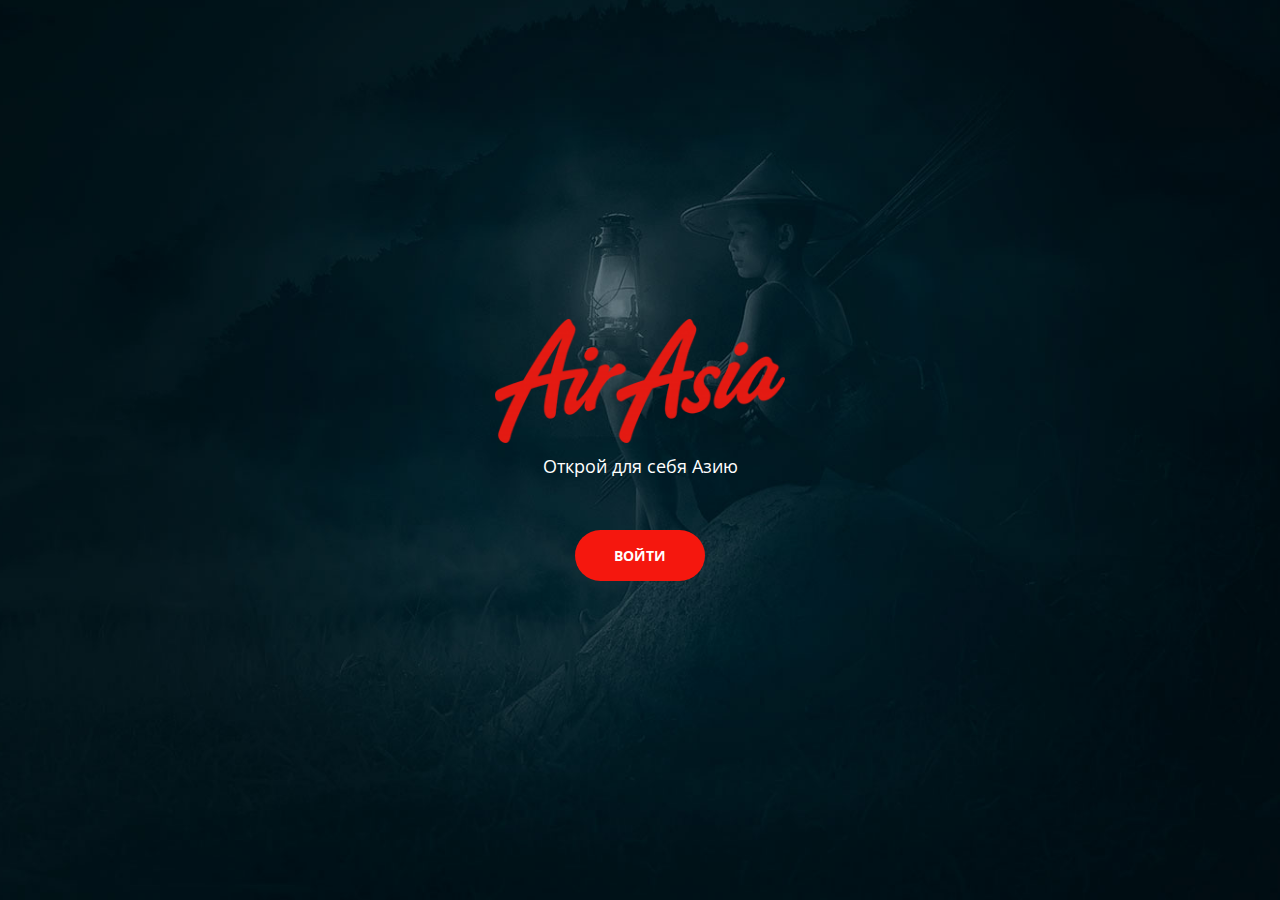
<file: index.html>
<!DOCTYPE html>
<html lang="ru">

<head>
    <meta charset="UTF-8">
    <meta name="viewport" content="width=device-width, initial-scale=1.0">
    <link href="https://fonts.googleapis.com/css2?family=Open+Sans:wght@400;700&display=swap" rel="stylesheet">
    <link href="https://fonts.googleapis.com/css2?family=Montserrat:wght@700&display=swap" rel="stylesheet">
    <link rel="stylesheet" href="css/main.css">
    <title>Document</title>
</head>

<body>
    <div class="wrapper">
        <div class="welcome">
            <div class="welcome__anim-wrap">
                <div class="welcome__logo">
                    <img src="img/logo-wide.png" alt="AirAsia" class="welcome__logo-img">
                </div>
                <div class="welcome__subtitle">Открой для себя Азию</div>
                <a href="main.html" class="btn btn_bg_red">войти</a>
            </div>
        </div>
    </div>
</body>

</html>
</file>
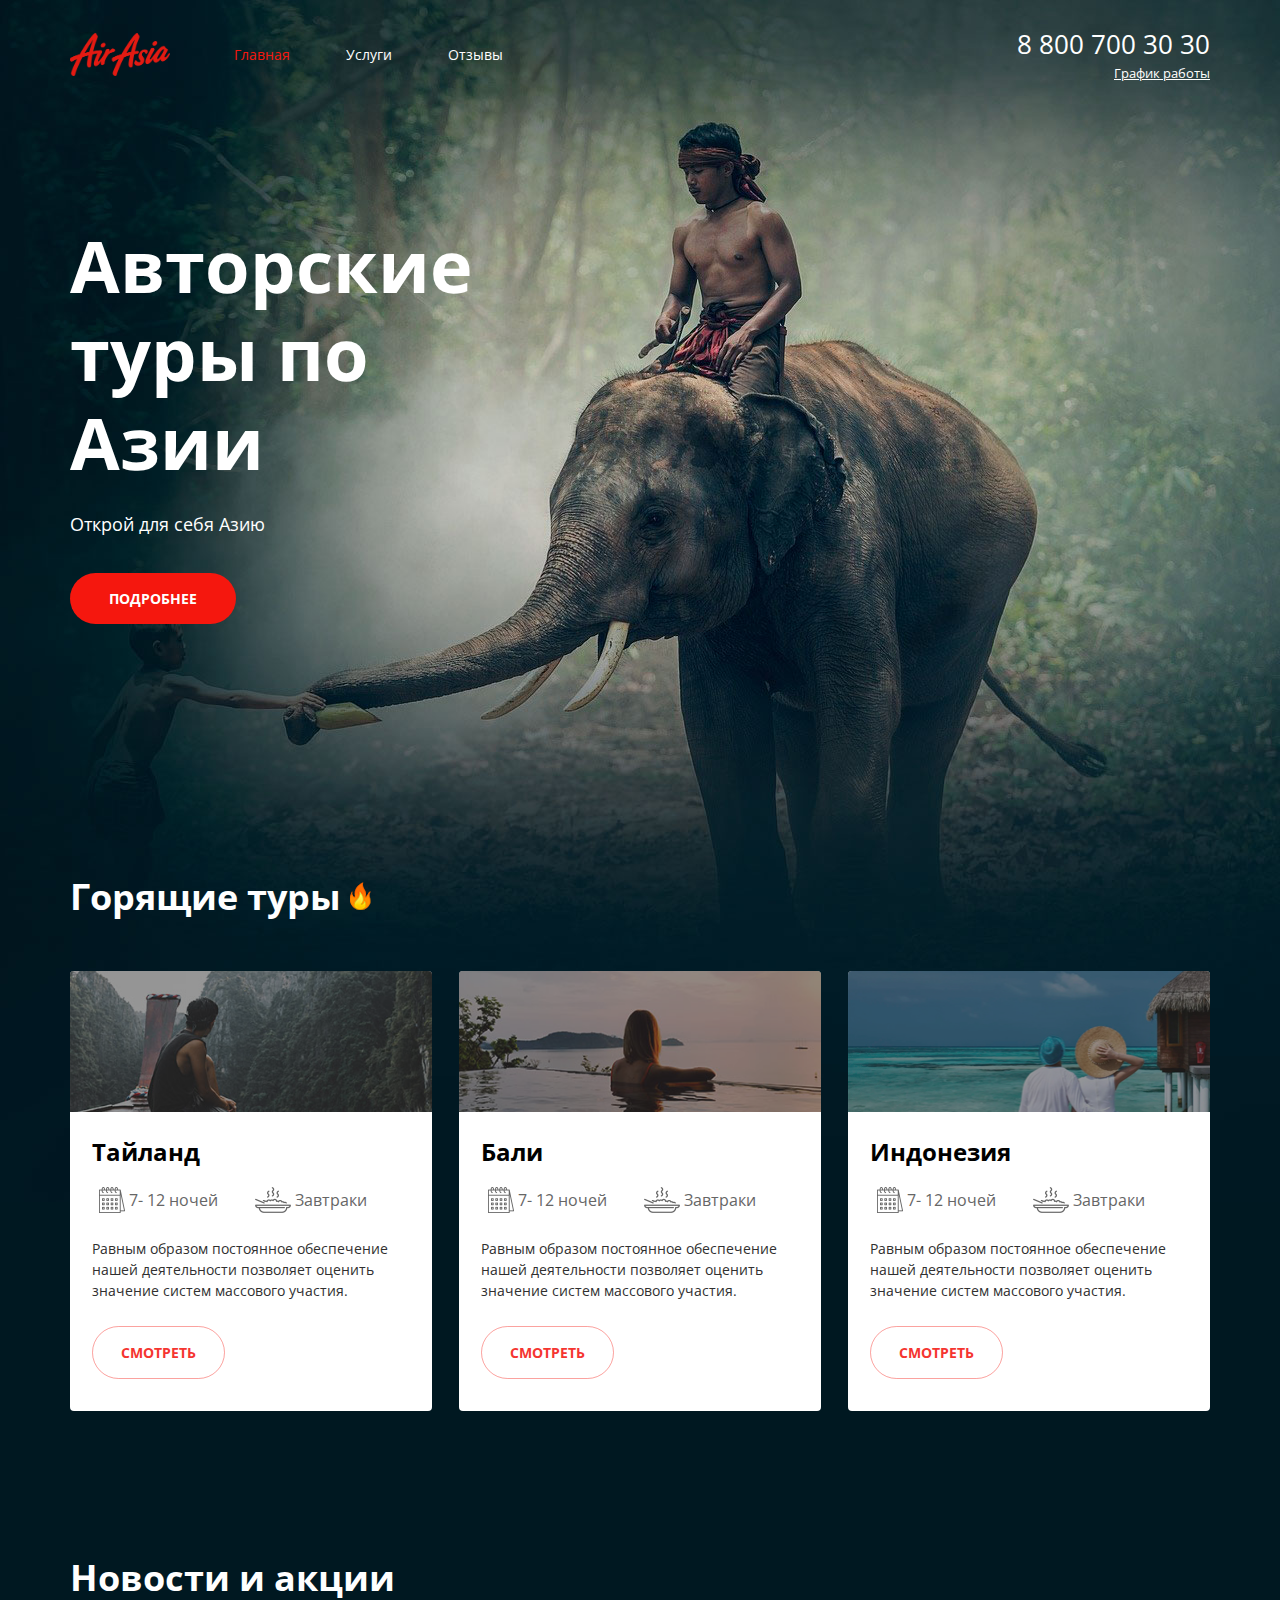
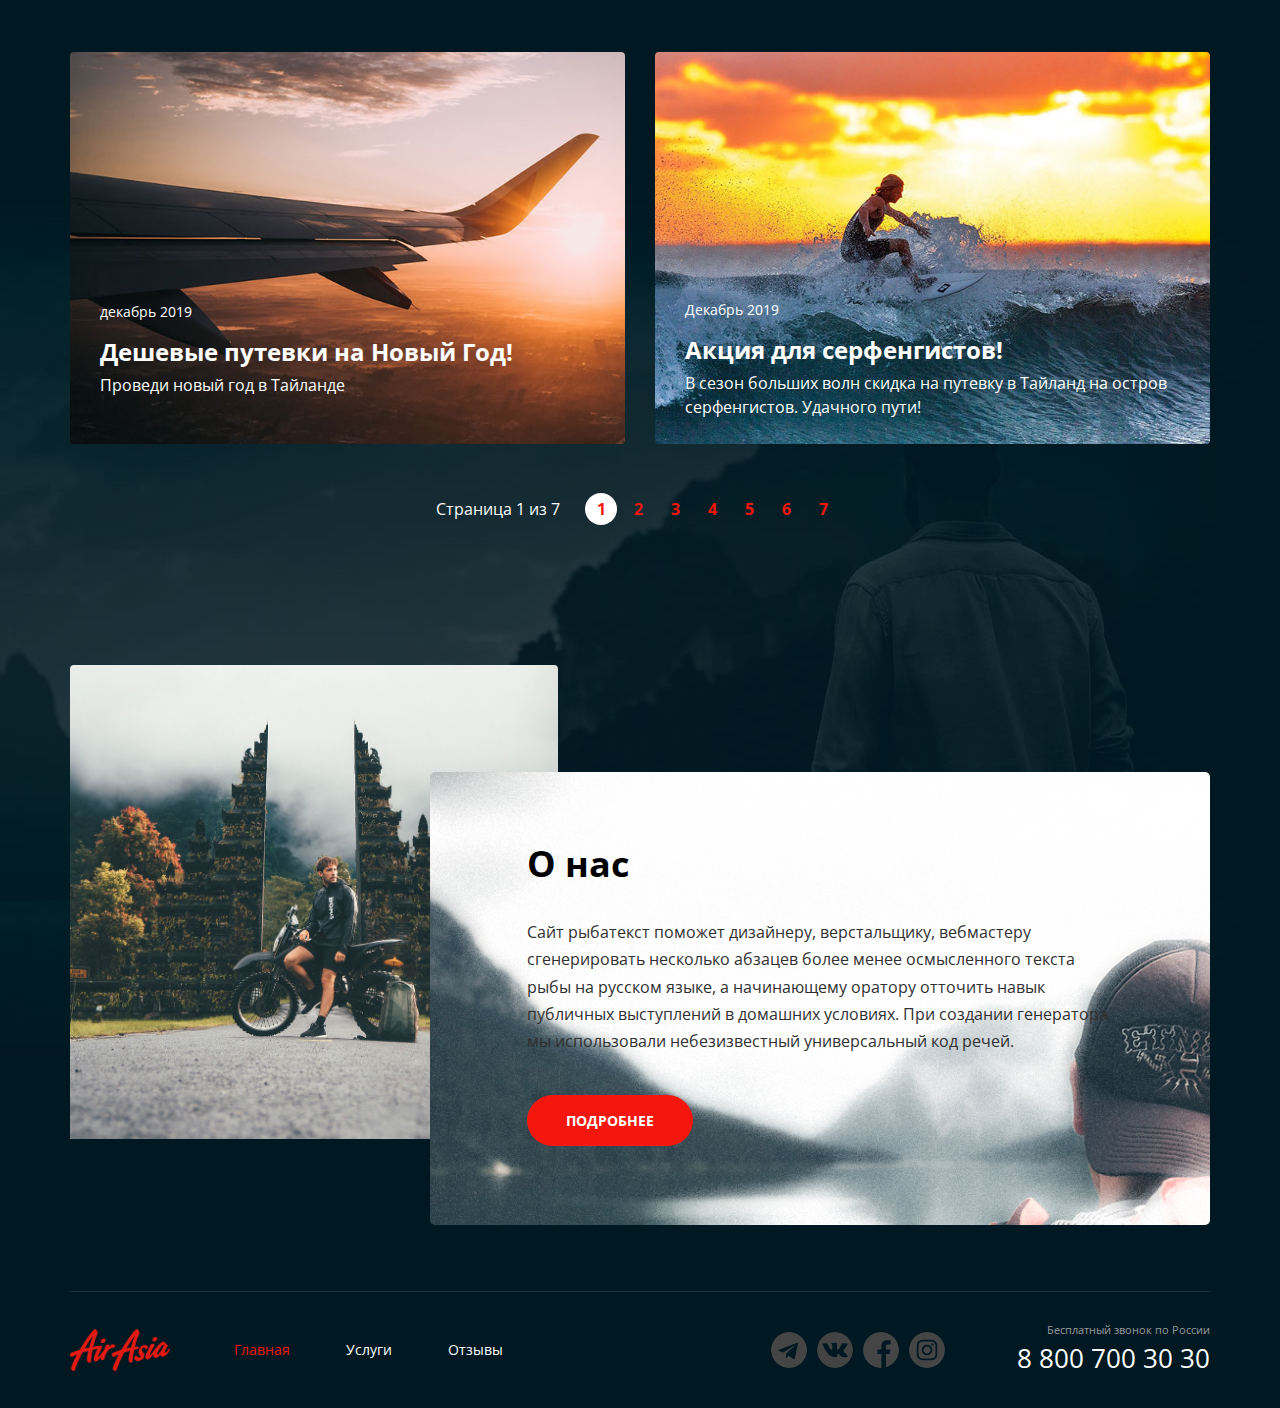
<file: main.html>
<!DOCTYPE html>
<html lang="ru">

<head>
    <meta charset="UTF-8">
    <meta name="viewport" content="width=device-width, initial-scale=1.0">
    <link href="https://fonts.googleapis.com/css2?family=Open+Sans:wght@400;700&display=swap" rel="stylesheet">
    <link href="https://fonts.googleapis.com/css2?family=Montserrat:wght@700&display=swap" rel="stylesheet">
    <link rel="stylesheet" href="css/main.css">
    <title>Document</title>
</head>

<body>
    <!-- HERO -->
    <div class="wrapper main-page-wrapper">
        <section class="hero main-page-wrapper">
            <div class="container">
                <header class="header">
                    <div class="column">
                        <div class="logo">
                            <img src="img/logo.png" alt="AirAsia" class="logo__image">
                        </div>
                        <nav class="menu">
                            <ul class="menu__list">
                                <li class="menu__item menu__item_active"><a href="main.html" class="menu__link">Главная</a></li>
                                <li class="menu__item"><a href="service.html" class="menu__link">Услуги</a></li>
                                <li class="menu__item"><a href="#" class="menu__link">Отзывы</a></li>
                            </ul>
                        </nav>
                    </div>
                    <div class="column column_content_right">
                        <address class="contacts">
                            <a href="tel: +88007003030" class="contacts__phone">8 800 700 30 30</a>
                            <div class="contacts__schedule">График работы</div>
                        </address>
                    </div>
                </header>
                <div class="hero__content">
                    <h1 class="h1 hero__title">Авторские туры по Азии</h1>
                    <div class="hero__subtitle">Открой для себя Азию</div>
                    <a href="#" class="btn btn_bg_red">Подробнее</a>
                </div>
            </div>
        </section>

        <!-- /HERO -->

        <!-- SECTION -->
        <section class="section">
            <div class="container">
                <h3 class="h3 section__title section__title_add_icon">Горящие туры</h3>
                <div class="offers">
                    <ul class="offers__list">
                        <li class="offers__item">
                            <div class="offers__bg">
                                <img src="img/content/offers/river.jpg" alt="Thailand" class="offers__img">
                            </div>
                            <div class="offers__info">
                                <h4 class="h4 offers__title">Тайланд</h4>
                                <ul class="specific__list">
                                    <li class="specific__item">
                                        <div class="specific__icon">
                                            <img src="img/icons/offers/calendar.png" alt="calendar"
                                                class="specific__img">
                                        </div>
                                        <div class="specific__descript">7- 12 ночей</div>
                                    </li>
                                    <li class="specific__item">
                                        <div class="specific__icon">
                                            <img src="img/icons/offers/meal.png" alt="meal" class="specific__img">
                                        </div>
                                        <div class="specific__descript">Завтраки</div>
                                    </li>
                                </ul>
                                <div class="offers__text">
                                    Равным образом постоянное обеспечение нашей деятельности позволяет оценить значение
                                    систем массового участия.
                                </div>
                                <div class="offers__button">
                                    <a href="#" class="btn btn_border_red">Смотреть</a>
                                </div>
                            </div>
                        </li>
                        <li class="offers__item">
                            <div class="offers__bg">
                                <img src="img/content/offers/pool.jpg" alt="Bali" class="offers__img">
                            </div>
                            <div class="offers__info">
                                <h4 class="h4 offers__title">Бали</h4>
                                <ul class="specific__list">
                                    <li class="specific__item">
                                        <div class="specific__icon">
                                            <img src="img/icons/offers/calendar.png" alt="calendar"
                                                class="specific__img">
                                        </div>
                                        <div class="specific__descript">7- 12 ночей</div>
                                    </li>
                                    <li class="specific__item">
                                        <div class="specific__icon">
                                            <img src="img/icons/offers/meal.png" alt="meal" class="specific__img">
                                        </div>
                                        <div class="specific__descript">Завтраки</div>
                                    </li>
                                </ul>
                                <div class="offers__text">
                                    Равным образом постоянное обеспечение нашей деятельности позволяет оценить значение
                                    систем массового участия.
                                </div>
                                <div class="offers__button">
                                    <a href="#" class="btn btn_border_red">Смотреть</a>
                                </div>
                            </div>
                        </li>
                        <li class="offers__item">
                            <div class="offers__bg">
                                <img src="img/content/offers/ocean.jpg" alt="Indonesia" class="offers__img">
                            </div>
                            <div class="offers__info">
                                <h4 class="h4 offers__title">Индонезия</h4>
                                <ul class="specific__list">
                                    <li class="specific__item">
                                        <div class="specific__icon">
                                            <img src="img/icons/offers/calendar.png" alt="calendar"
                                                class="specific__img">
                                        </div>
                                        <div class="specific__descript">7- 12 ночей</div>
                                    </li>
                                    <li class="specific__item">
                                        <div class="specific__icon">
                                            <img src="img/icons/offers/meal.png" alt="meal" class="specific__img">
                                        </div>
                                        <div class="specific__descript">Завтраки</div>
                                    </li>
                                </ul>
                                <div class="offers__text">
                                    Равным образом постоянное обеспечение нашей деятельности позволяет оценить значение
                                    систем массового участия.
                                </div>
                                <div class="offers__button">
                                    <a href="#" class="btn btn_border_red">Смотреть</a>
                                </div>
                            </div>
                        </li>
                    </ul>
                </div>
            </div>
        </section>
        <!-- /SECTION -->

        <!-- SECTION -->
        <section class="section">
            <div class="container">
                <h3 class="h3 section__title">Новости и акции</h3>
                <div class="news">
                    <ul class="news__list">
                        <li class="news__item">
                            <img src="img/content/news/plain.jpg" alt="Самолет" class="news__bg">
                            <div class="news__descript">
                                <div class="news__date">декабрь 2019</div>
                                <h4 class="h4 news__title">Дешевые путевки на Новый Год!</h4>
                                <div class="news__subtitle">Проведи новый год в Тайланде</div>
                            </div>
                        </li>
                        <li class="news__item">
                            <img src="img/content/news/surfer.jpg" alt="Серфинг" class="news__bg">
                            <div class="news__descript">
                                <div class="news__date">Декабрь 2019</div>
                                <h4 class="h4 news__title">Акция для серфенгистов!</h4>
                                <div class="news__subtitle">В сезон больших волн скидка на путевку в Тайланд на остров
                                    серфенгистов. Удачного пути!</div>
                            </div>
                        </li>
                    </ul>
                </div>
                <div class="pagenator">
                    <div class="pagenator__display">Страница 1 из 7</div>
                    <ul class="pagenator__list">
                        <li class="pagenator__item pagenator__item_active"><a href="#" class="pagenator__link">1</a>
                        </li>
                        <li class="pagenator__item"><a href="#" class="pagenator__link">2</a></li>
                        <li class="pagenator__item"><a href="#" class="pagenator__link">3</a></li>
                        <li class="pagenator__item"><a href="#" class="pagenator__link">4</a></li>
                        <li class="pagenator__item"><a href="#" class="pagenator__link">5</a></li>
                        <li class="pagenator__item"><a href="#" class="pagenator__link">6</a></li>
                        <li class="pagenator__item"><a href="#" class="pagenator__link">7</a></li>
                    </ul>
                </div>
            </div>
        </section>
        <!-- /SECTION -->

        <section class="about">
            <div class="container">
                <div class="about__photo">
                    <img src="img/decor/gates.jpg" alt="gates" class="about__photo-img">
                </div>
                <div class="about__info">
                    <img src="img/decor/mountains.jpg" alt="mountains" class="about__bg">
                    <div class="about__text">
                        <h3 class="h3 about__title">О нас</h3>
                        <p class="about__descript">Сайт рыбатекст поможет дизайнеру, верстальщику, вебмастеру
                            сгенерировать несколько абзацев более менее осмысленного текста рыбы на русском языке, а
                            начинающему оратору отточить навык публичных выступлений в домашних условиях. При
                            создании генератора мы использовали небезизвестный универсальный код речей.</p>
                        <a href="#" class="btn btn_bg_red">Подробнее</a>
                    </div>
                </div>
            </div>
        </section>

        <!-- FOOTER -->

        <footer class="footer">
            <div class="container">
                <div class="column">
                    <div class="logo">
                        <img src="img/logo.png" alt="AirAsia" class="logo__image">
                    </div>
                    <nav class="menu">
                        <ul class="menu__list">
                            <li class="menu__item menu__item_active"><a href="main.html" class="menu__link">Главная</a></li>
                            <li class="menu__item"><a href="service.html" class="menu__link">Услуги</a></li>
                            <li class="menu__item"><a href="#" class="menu__link">Отзывы</a></li>
                        </ul>
                    </nav>
                </div>
                <div class="column">
                    <ul class="social">
                        <li class="social__item"><a href="#" class="social__link social__link-telegram"></a></li>
                        <li class="social__item"><a href="#" class="social__link social__link-vk"></a></li>
                        <li class="social__item"><a href="#" class="social__link social__link-face"></a></li>
                        <li class="social__item"><a href="#" class="social__link social__link-inst"></a></li>
                    </ul>
                    <address class="contacts">
                        <div class="contacts__subscript">Бесплатный звонок по России</div>
                        <a href="tel: +88007003030" class="contacts__phone">8 800 700 30 30</a>
                    </address>
                </div>
            </div>
        </footer>

        <!-- / FOOTER -->
    </div>


</body>

</html>
</file>
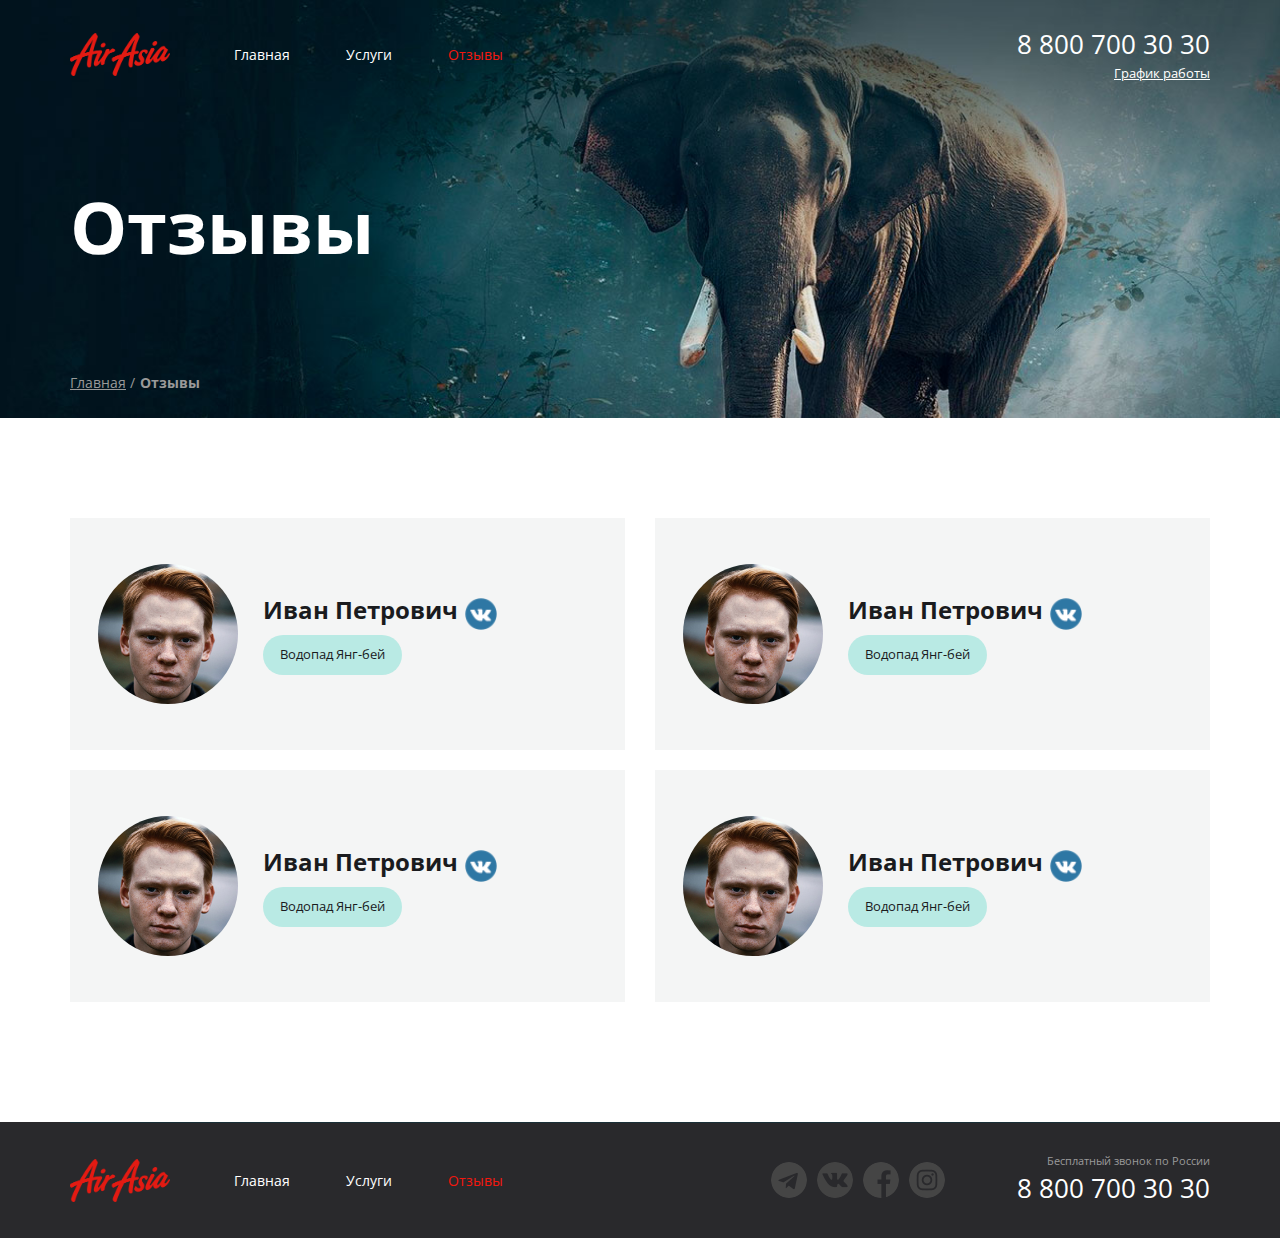
<file: reviews.html>
<!DOCTYPE html>
<html lang="ru">

<head>
    <meta charset="UTF-8">
    <meta name="viewport" content="width=device-width, initial-scale=1.0">
    <link href="https://fonts.googleapis.com/css2?family=Open+Sans:wght@400;700&display=swap" rel="stylesheet">
    <link href="https://fonts.googleapis.com/css2?family=Montserrat:wght@700&display=swap" rel="stylesheet">
    <link rel="stylesheet" href="css/main.css">
    <title>Document</title>
</head>

<body>
    <div class="wrapper">
        <!-- top-line -->
        <section class="top-line">
            <div class="container">
                <header class="header header_mb_small">
                    <div class="column">
                        <div class="logo">
                            <img src="img/logo.png" alt="AirAsia" class="logo__image">
                        </div>
                        <nav class="menu">
                            <ul class="menu__list">
                                <li class="menu__item"><a href="main.html" class="menu__link">Главная</a></li>
                                <li class="menu__item"><a href="service.html" class="menu__link">Услуги</a></li>
                                <li class="menu__item menu__item_active"><a href="#" class="menu__link">Отзывы</a></li>
                            </ul>
                        </nav>
                    </div>
                    <div class="column column_content_right">
                        <address class="contacts">
                            <a href="tel: +88007003030" class="contacts__phone">8 800 700 30 30</a>
                            <div class="contacts__schedule">График работы</div>
                        </address>
                    </div>
                </header>
                <div class="top-line__name">
                    <h1 class="h1 top-line__title">Отзывы</h1>
                    <nav class="breadcrumbs">
                        <ul class="breadcrumbs__list">
                            <li class="breadcrumbs__item">
                                <a href="main.html" class="breadcrumbs__link">Главная</a>
                            </li>
                            <li class="breadcrumbs__item breadcrumbs__item_active">
                                <a href="service.html" class="breadcrumbs__link">Отзывы</a>
                            </li>
                        </ul>
                    </nav>
                </div>
            </div>
        </section>

        <!-- /top-line -->

        <!-- reviews -->

        <section class="reviews">
            <div class="container">
                <div class="reviews__people">
                    <ul class="reviews__list">
                        <li class="reviews__item">
                            <div class="person">
                                <div class="person__photo">
                                    <img src="img/content/reviews/ginger.jpg" alt="photo" class="person__photo-img">
                                </div>
                                <div class="person__info">
                                    <a href="https://vk.com/" class="person__link">
                                        <h4 class="h4 person__title">Иван Петрович</h4>
                                        <div class="person__social-photo">
                                            <img src="img/icons/socials/vk-blue.png" alt="VKontacte" class="person__social-photo-img">
                                        </div>
                                    </a>
                                    <div class="person__mark">Водопад Янг-бей</div>
                                </div>
                            </div>
                        </li>
                        <li class="reviews__item">
                            <div class="person">
                                <div class="person__photo">
                                    <img src="img/content/reviews/ginger.jpg" alt="photo" class="person__photo-img">
                                </div>
                                <div class="person__info">
                                    <a href="https://vk.com/" class="person__link">
                                        <h4 class="h4 person__title">Иван Петрович</h4>
                                        <div class="person__social-photo">
                                            <img src="img/icons/socials/vk-blue.png" alt="VKontacte" class="person__social-photo-img">
                                        </div>
                                    </a>
                                    <div class="person__mark">Водопад Янг-бей</div>
                                </div>
                            </div>
                        </li>
                        <li class="reviews__item">
                            <div class="person">
                                <div class="person__photo">
                                    <img src="img/content/reviews/ginger.jpg" alt="photo" class="person__photo-img">
                                </div>
                                <div class="person__info">
                                    <a href="https://vk.com/" class="person__link">
                                        <h4 class="h4 person__title">Иван Петрович</h4>
                                        <div class="person__social-photo">
                                            <img src="img/icons/socials/vk-blue.png" alt="VKontacte" class="person__social-photo-img">
                                        </div>
                                    </a>
                                    <div class="person__mark">Водопад Янг-бей</div>
                                </div>
                            </div>
                        </li>
                        <li class="reviews__item">
                            <div class="person">
                                <div class="person__photo">
                                    <img src="img/content/reviews/ginger.jpg" alt="photo" class="person__photo-img">
                                </div>
                                <div class="person__info">
                                    <a href="https://vk.com/" class="person__link">
                                        <h4 class="h4 person__title">Иван Петрович</h4>
                                        <div class="person__social-photo">
                                            <img src="img/icons/socials/vk-blue.png" alt="VKontacte" class="person__social-photo-img">
                                        </div>
                                    </a>
                                    <div class="person__mark">Водопад Янг-бей</div>
                                </div>
                            </div>
                        </li>
                    </ul>
                </div>
            </div>
        </section>

        <!-- /reviews -->

        <!-- FOOTER -->

        <footer class="footer">
            <div class="container">
                <div class="column">
                    <div class="logo">
                        <img src="img/logo.png" alt="AirAsia" class="logo__image">
                    </div>
                    <nav class="menu">
                        <ul class="menu__list">
                            <li class="menu__item"><a href="main.html" class="menu__link">Главная</a></li>
                            <li class="menu__item"><a href="service.html" class="menu__link">Услуги</a></li>
                            <li class="menu__item menu__item_active"><a href="#" class="menu__link">Отзывы</a></li>
                        </ul>
                    </nav>
                </div>
                <div class="column">
                    <ul class="social">
                        <li class="social__item"><a href="#" class="social__link social__link-telegram"></a></li>
                        <li class="social__item"><a href="#" class="social__link social__link-vk"></a></li>
                        <li class="social__item"><a href="#" class="social__link social__link-face"></a></li>
                        <li class="social__item"><a href="#" class="social__link social__link-inst"></a></li>
                    </ul>
                    <address class="contacts">
                        <div class="contacts__subscript">Бесплатный звонок по России</div>
                        <a href="tel: +88007003030" class="contacts__phone">8 800 700 30 30</a>
                    </address>
                </div>
            </div>
        </footer>

        <!-- / FOOTER -->
    </div>
</body>

</html>
</file>
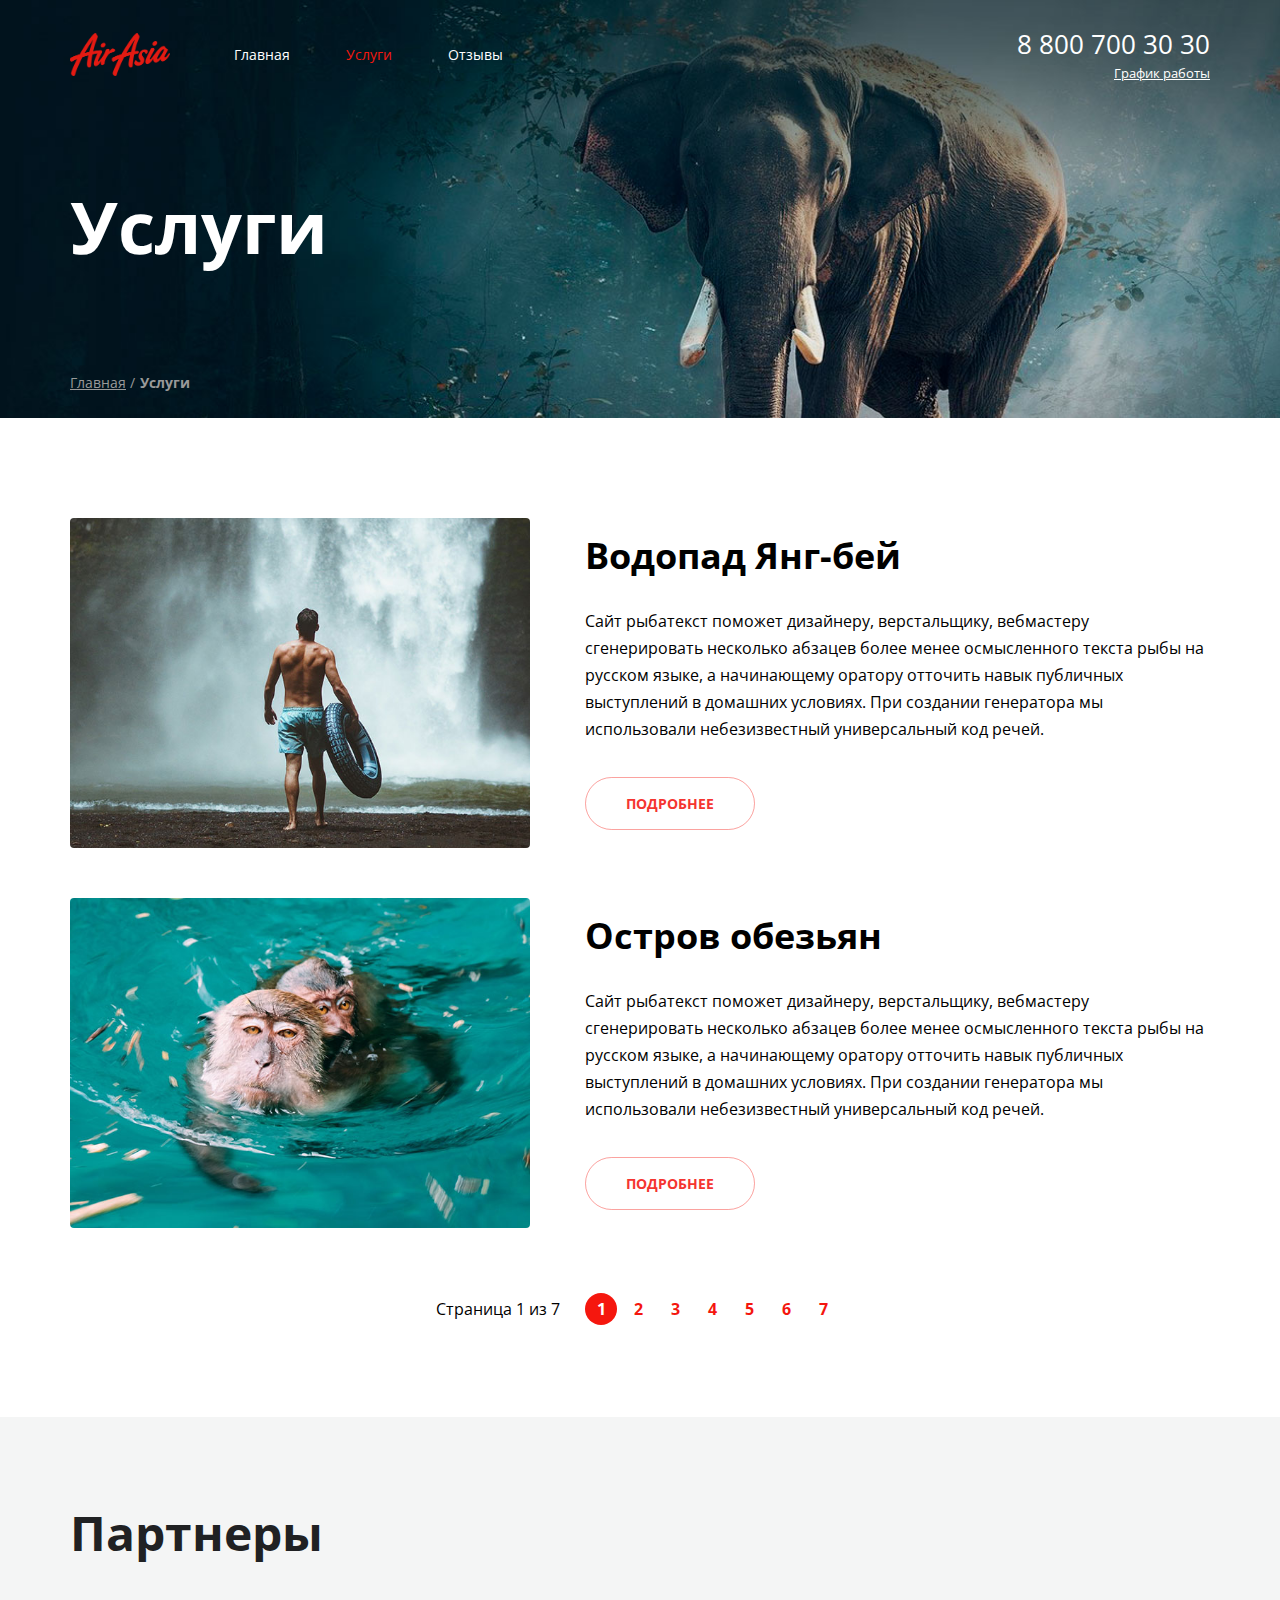
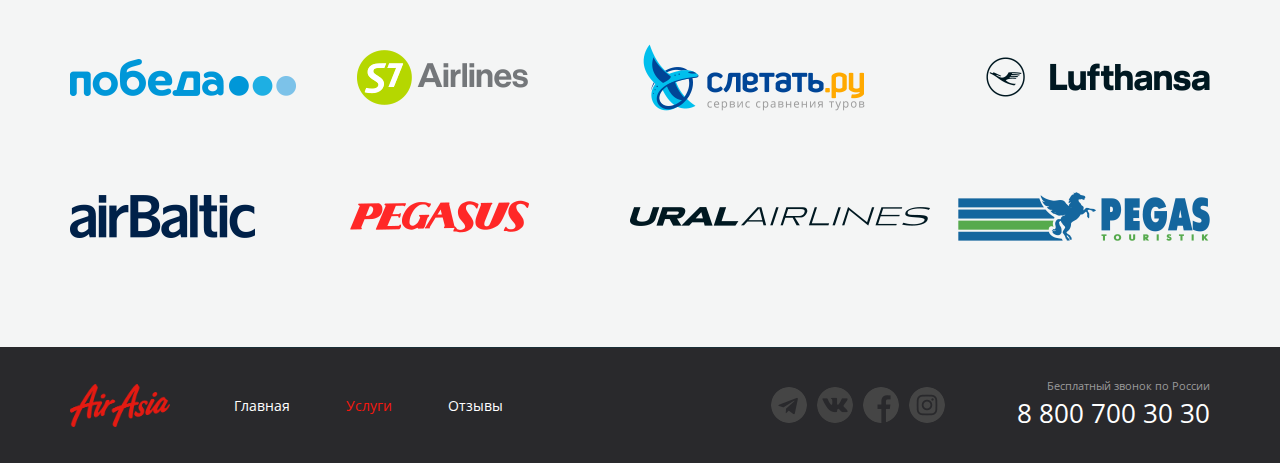
<file: service.html>
<!DOCTYPE html>
<html lang="ru">

<head>
    <meta charset="UTF-8">
    <meta name="viewport" content="width=device-width, initial-scale=1.0">
    <link href="https://fonts.googleapis.com/css2?family=Open+Sans:wght@400;700&display=swap" rel="stylesheet">
    <link href="https://fonts.googleapis.com/css2?family=Montserrat:wght@700&display=swap" rel="stylesheet">
    <link rel="stylesheet" href="css/main.css">
    <title>Document</title>
</head>

<body>
    <!-- top-line -->
    <div class="wrapper">
        <section class="top-line">
            <div class="container">
                <header class="header header_mb_small">
                    <div class="column">
                        <div class="logo">
                            <img src="img/logo.png" alt="AirAsia" class="logo__image">
                        </div>
                        <nav class="menu">
                            <ul class="menu__list">
                                <li class="menu__item"><a href="main.html" class="menu__link">Главная</a></li>
                                <li class="menu__item  menu__item_active"><a href="service.html" class="menu__link">Услуги</a></li>
                                <li class="menu__item"><a href="#" class="menu__link">Отзывы</a></li>
                            </ul>
                        </nav>
                    </div>
                    <div class="column column_content_right">
                        <address class="contacts">
                            <a href="tel: +88007003030" class="contacts__phone">8 800 700 30 30</a>
                            <div class="contacts__schedule">График работы</div>
                        </address>
                    </div>
                </header>
                <div class="top-line__name">
                    <h1 class="h1 top-line__title">Услуги</h1>
                    <nav class="breadcrumbs">
                        <ul class="breadcrumbs__list">
                            <li class="breadcrumbs__item">
                                <a href="main.html" class="breadcrumbs__link">Главная</a>
                            </li>
                            <li class="breadcrumbs__item breadcrumbs__item_active">
                                <a href="service.html" class="breadcrumbs__link">Услуги</a>
                            </li>
                        </ul>
                    </nav>
                </div>
            </div>
        </section>

        <!-- /top-line -->

        <!-- services -->
        <section class="services">
            <div class="container">
                <ul class="services__list">
                    <li class="services__item">
                        <div class="services__photo">
                            <img src="img/content/service/waterfall.jpg" alt="" class="services__photo-img">
                        </div>
                        <div class="services__info">
                            <div class="services__info-wrap">
                                <h3>Водопад Янг-бей</h3>
                                <p>Сайт рыбатекст поможет дизайнеру, верстальщику, вебмастеру сгенерировать несколько абзацев более менее осмысленного текста рыбы на русском языке, 
                                    а начинающему оратору отточить навык публичных выступлений в домашних условиях. При создании генератора мы использовали небезизвестный универсальный код речей.</p>
                            </div>
                            <a href="#" class="btn services__btn btn_border_red">Подробнее</a>
                        </div>
                    </li>
                    <li class="services__item">
                        <div class="services__photo">
                            <img src="img/content/service/monkeys.jpg" alt="" class="services__photo-img">
                        </div>
                        <div class="services__info">
                            <div class="services__info-wrap">
                                <h3>Остров обезьян</h3>
                                <p>Сайт рыбатекст поможет дизайнеру, верстальщику, вебмастеру сгенерировать несколько абзацев более менее осмысленного текста рыбы на русском языке, 
                                    а начинающему оратору отточить навык публичных выступлений в домашних условиях. При создании генератора мы использовали небезизвестный универсальный код речей.</p>
                            </div>
                            <a href="#" class="btn services__btn btn_border_red">Подробнее</a>
                        </div>
                    </li>
                </ul>
                <div class="pagenator pagenator_bg_dark">
                    <div class="pagenator__display">Страница 1 из 7</div>
                    <ul class="pagenator__list">
                        <li class="pagenator__item pagenator__item_active"><a href="#" class="pagenator__link">1</a>
                        </li>
                        <li class="pagenator__item"><a href="#" class="pagenator__link">2</a></li>
                        <li class="pagenator__item"><a href="#" class="pagenator__link">3</a></li>
                        <li class="pagenator__item"><a href="#" class="pagenator__link">4</a></li>
                        <li class="pagenator__item"><a href="#" class="pagenator__link">5</a></li>
                        <li class="pagenator__item"><a href="#" class="pagenator__link">6</a></li>
                        <li class="pagenator__item"><a href="#" class="pagenator__link">7</a></li>
                    </ul>
                </div>
            </div>
        </section>

        <!-- /services -->

        <!-- inner-section -->

        <section class="inner-section">
            <div class="container">
                <h2 class="h2 inner-section__title">Партнеры</h2>
                <ul class="partners__list">
                    <li class="partners__item"><a href="#" class="partners__link"><img src="img/icons/partners/pobeda.png" alt="pobeda" class="partners__photo"></a></li>
                    <li class="partners__item"><a href="#" class="partners__link"><img src="img/icons/partners/s7.png" alt="s7" class="partners__photo"></a></li>
                    <li class="partners__item"><a href="#" class="partners__link"><img src="img/icons/partners/lets-fly.png" alt="airbaltic" class="partners__photo"></a></li>
                    <li class="partners__item"><a href="#" class="partners__link"><img src="img/icons/partners/lufthansa.png" alt="lufthansa" class="partners__photo"></a></li>
                    <li class="partners__item"><a href="#" class="partners__link"><img src="img/icons/partners/airbaltic.png" alt="airbaltic" class="partners__photo"></a></li>
                    <li class="partners__item"><a href="#" class="partners__link"><img src="img/icons/partners/pegasus.png" alt="pegasus" class="partners__photo"></a></li>
                    <li class="partners__item"><a href="#" class="partners__link"><img src="img/icons/partners/ural.png" alt="ural" class="partners__photo"></a></li>
                    <li class="partners__item"><a href="#" class="partners__link"><img src="img/icons/partners/pegas.png" alt="pegas" class="partners__photo"></a></li>
                </ul>
            </div>
        </section>

        <!-- /inner-section -->

        <!-- FOOTER -->

        <footer class="footer">
            <div class="container">
                <div class="column">
                    <div class="logo">
                        <img src="img/logo.png" alt="AirAsia" class="logo__image">
                    </div>
                    <nav class="menu">
                        <ul class="menu__list">
                            <li class="menu__item"><a href="main.html" class="menu__link">Главная</a></li>
                            <li class="menu__item menu__item_active"><a href="service.html" class="menu__link">Услуги</a></li>
                            <li class="menu__item"><a href="#" class="menu__link">Отзывы</a></li>
                        </ul>
                    </nav>
                </div>
                <div class="column">
                    <ul class="social">
                        <li class="social__item"><a href="#" class="social__link social__link-telegram"></a></li>
                        <li class="social__item"><a href="#" class="social__link social__link-vk"></a></li>
                        <li class="social__item"><a href="#" class="social__link social__link-face"></a></li>
                        <li class="social__item"><a href="#" class="social__link social__link-inst"></a></li>
                    </ul>
                    <address class="contacts">
                        <div class="contacts__subscript">Бесплатный звонок по России</div>
                        <a href="tel: +88007003030" class="contacts__phone">8 800 700 30 30</a>
                    </address>
                </div>
            </div>
        </footer>

        <!-- / FOOTER -->
    </div>
</body>

</html>
</file>
<file: css/main.css>
@import url('layout/normalize.css');
@import url('layout/reset.css');
@import url('layout/base.css');
@import url('addition.css');


@import url('blocks/welcome.css');
@import url('blocks/header.css');
@import url('blocks/column.css');
@import url('blocks/topline.css');
@import url('blocks/breadcrumbs.css');
@import url('blocks/logo.css');
@import url('blocks/menu.css');
@import url('blocks/contacts.css');
@import url('blocks/hero.css');
@import url('blocks/btn.css');
@import url('blocks/reviews.css');
@import url('blocks/person.css');
@import url('blocks/section.css');
@import url('blocks/innetsection.css');
@import url('blocks/services.css');
@import url('blocks/offers.css');
@import url('blocks/specific.css');
@import url('blocks/news.css');
@import url('blocks/pagenator.css');
@import url('blocks/about.css');
@import url('blocks/partners.css');
@import url('blocks/footer.css');
@import url('blocks/social.css');
</file>
